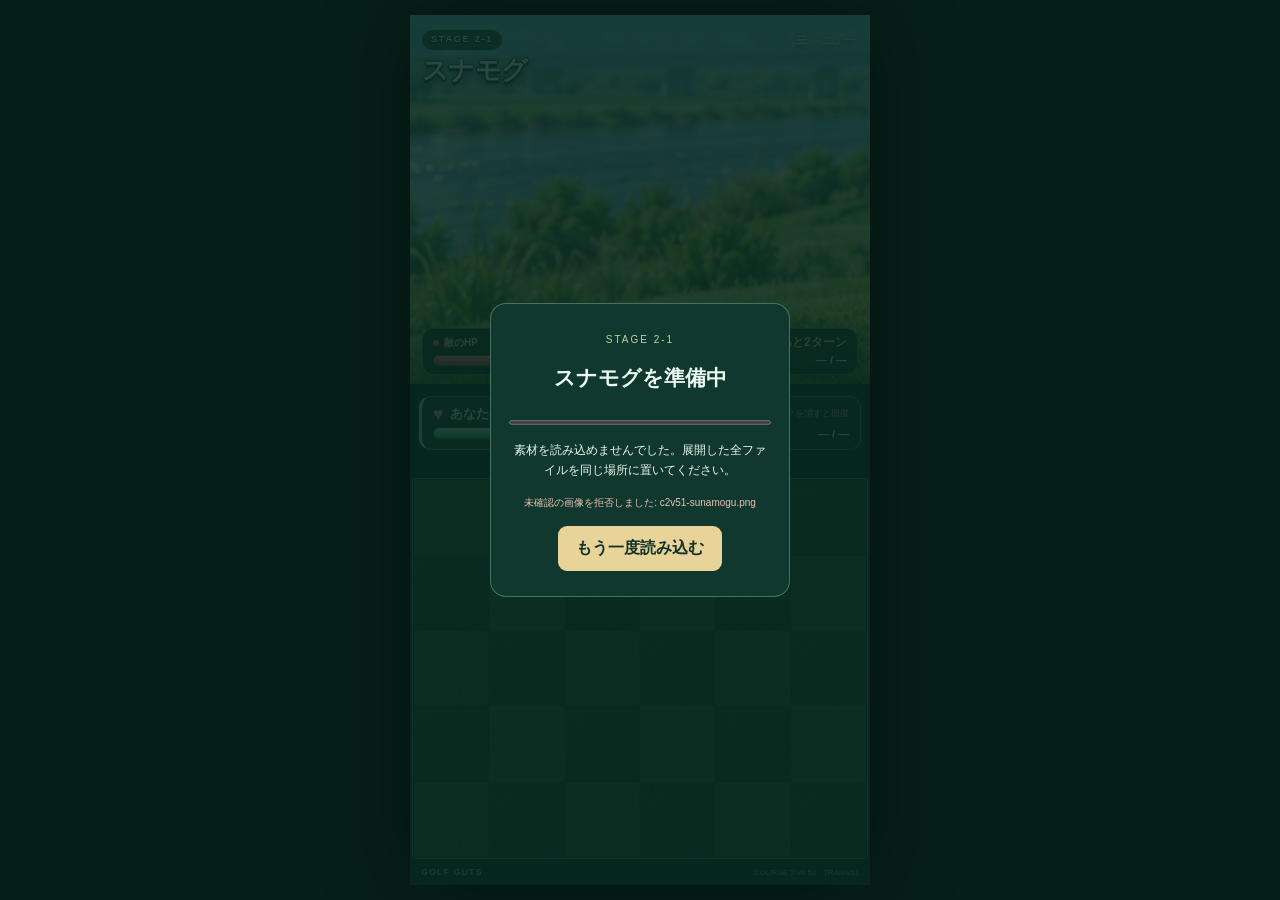
<file: index.html>
<!DOCTYPE html>

<html lang="ja">
<head>
<meta charset="utf-8"/>
<meta content="width=device-width, initial-scale=1, viewport-fit=cover" name="viewport"/>
<meta content="#071f19" name="theme-color"/>
<meta content="yes" name="apple-mobile-web-app-capable"/>
<meta content="black-translucent" name="apple-mobile-web-app-status-bar-style"/>
<title>パズゴル｜素材修正 v0.39</title>
<link href="v39-style.css" rel="stylesheet"/><link href="data:," rel="icon"/></head>
<body>
<svg aria-hidden="true" class="sprite-defs" xmlns="http://www.w3.org/2000/svg"><defs><linearGradient id="dimpleShade" x1="0" x2="0.2" y1="0" y2="1"><stop stop-color="#092a2b" stop-opacity=".26"></stop><stop offset=".48" stop-color="#fff" stop-opacity="0"></stop><stop offset="1" stop-color="#fff" stop-opacity=".36"></stop></linearGradient><g id="dimples"><ellipse cx="36.20" cy="13.00" fill="url(#dimpleShade)" rx="3.31" ry="3.0"></ellipse><ellipse cx="45.60" cy="13.00" fill="url(#dimpleShade)" rx="3.58" ry="3.0"></ellipse><ellipse cx="55.00" cy="13.00" fill="url(#dimpleShade)" rx="3.56" ry="3.0"></ellipse><ellipse cx="64.40" cy="13.00" fill="url(#dimpleShade)" rx="3.29" ry="3.0"></ellipse><ellipse cx="22.10" cy="22.20" fill="url(#dimpleShade)" rx="2.91" ry="3.0"></ellipse><ellipse cx="31.50" cy="22.20" fill="url(#dimpleShade)" rx="3.18" ry="3.0"></ellipse><ellipse cx="40.90" cy="22.20" fill="url(#dimpleShade)" rx="3.44" ry="3.0"></ellipse><ellipse cx="50.30" cy="22.20" fill="url(#dimpleShade)" rx="3.69" ry="3.0"></ellipse><ellipse cx="59.70" cy="22.20" fill="url(#dimpleShade)" rx="3.43" ry="3.0"></ellipse><ellipse cx="69.10" cy="22.20" fill="url(#dimpleShade)" rx="3.16" ry="3.0"></ellipse><ellipse cx="78.50" cy="22.20" fill="url(#dimpleShade)" rx="2.90" ry="3.0"></ellipse><ellipse cx="17.40" cy="31.40" fill="url(#dimpleShade)" rx="2.78" ry="3.0"></ellipse><ellipse cx="26.80" cy="31.40" fill="url(#dimpleShade)" rx="3.05" ry="3.0"></ellipse><ellipse cx="36.20" cy="31.40" fill="url(#dimpleShade)" rx="3.31" ry="3.0"></ellipse><ellipse cx="45.60" cy="31.40" fill="url(#dimpleShade)" rx="3.58" ry="3.0"></ellipse><ellipse cx="55.00" cy="31.40" fill="url(#dimpleShade)" rx="3.56" ry="3.0"></ellipse><ellipse cx="64.40" cy="31.40" fill="url(#dimpleShade)" rx="3.29" ry="3.0"></ellipse><ellipse cx="73.80" cy="31.40" fill="url(#dimpleShade)" rx="3.03" ry="3.0"></ellipse><ellipse cx="83.20" cy="31.40" fill="url(#dimpleShade)" rx="2.77" ry="3.0"></ellipse><ellipse cx="12.70" cy="40.60" fill="url(#dimpleShade)" rx="2.65" ry="3.0"></ellipse><ellipse cx="22.10" cy="40.60" fill="url(#dimpleShade)" rx="2.91" ry="3.0"></ellipse><ellipse cx="31.50" cy="40.60" fill="url(#dimpleShade)" rx="3.18" ry="3.0"></ellipse><ellipse cx="40.90" cy="40.60" fill="url(#dimpleShade)" rx="3.44" ry="3.0"></ellipse><ellipse cx="50.30" cy="40.60" fill="url(#dimpleShade)" rx="3.69" ry="3.0"></ellipse><ellipse cx="59.70" cy="40.60" fill="url(#dimpleShade)" rx="3.43" ry="3.0"></ellipse><ellipse cx="69.10" cy="40.60" fill="url(#dimpleShade)" rx="3.16" ry="3.0"></ellipse><ellipse cx="78.50" cy="40.60" fill="url(#dimpleShade)" rx="2.90" ry="3.0"></ellipse><ellipse cx="87.90" cy="40.60" fill="url(#dimpleShade)" rx="2.63" ry="3.0"></ellipse><ellipse cx="17.40" cy="49.80" fill="url(#dimpleShade)" rx="2.78" ry="3.0"></ellipse><ellipse cx="26.80" cy="49.80" fill="url(#dimpleShade)" rx="3.05" ry="3.0"></ellipse><ellipse cx="36.20" cy="49.80" fill="url(#dimpleShade)" rx="3.31" ry="3.0"></ellipse><ellipse cx="45.60" cy="49.80" fill="url(#dimpleShade)" rx="3.58" ry="3.0"></ellipse><ellipse cx="55.00" cy="49.80" fill="url(#dimpleShade)" rx="3.56" ry="3.0"></ellipse><ellipse cx="64.40" cy="49.80" fill="url(#dimpleShade)" rx="3.29" ry="3.0"></ellipse><ellipse cx="73.80" cy="49.80" fill="url(#dimpleShade)" rx="3.03" ry="3.0"></ellipse><ellipse cx="83.20" cy="49.80" fill="url(#dimpleShade)" rx="2.77" ry="3.0"></ellipse><ellipse cx="12.70" cy="59.00" fill="url(#dimpleShade)" rx="2.65" ry="3.0"></ellipse><ellipse cx="22.10" cy="59.00" fill="url(#dimpleShade)" rx="2.91" ry="3.0"></ellipse><ellipse cx="31.50" cy="59.00" fill="url(#dimpleShade)" rx="3.18" ry="3.0"></ellipse><ellipse cx="40.90" cy="59.00" fill="url(#dimpleShade)" rx="3.44" ry="3.0"></ellipse><ellipse cx="50.30" cy="59.00" fill="url(#dimpleShade)" rx="3.69" ry="3.0"></ellipse><ellipse cx="59.70" cy="59.00" fill="url(#dimpleShade)" rx="3.43" ry="3.0"></ellipse><ellipse cx="69.10" cy="59.00" fill="url(#dimpleShade)" rx="3.16" ry="3.0"></ellipse><ellipse cx="78.50" cy="59.00" fill="url(#dimpleShade)" rx="2.90" ry="3.0"></ellipse><ellipse cx="87.90" cy="59.00" fill="url(#dimpleShade)" rx="2.63" ry="3.0"></ellipse><ellipse cx="17.40" cy="68.20" fill="url(#dimpleShade)" rx="2.78" ry="3.0"></ellipse><ellipse cx="26.80" cy="68.20" fill="url(#dimpleShade)" rx="3.05" ry="3.0"></ellipse><ellipse cx="36.20" cy="68.20" fill="url(#dimpleShade)" rx="3.31" ry="3.0"></ellipse><ellipse cx="45.60" cy="68.20" fill="url(#dimpleShade)" rx="3.58" ry="3.0"></ellipse><ellipse cx="55.00" cy="68.20" fill="url(#dimpleShade)" rx="3.56" ry="3.0"></ellipse><ellipse cx="64.40" cy="68.20" fill="url(#dimpleShade)" rx="3.29" ry="3.0"></ellipse><ellipse cx="73.80" cy="68.20" fill="url(#dimpleShade)" rx="3.03" ry="3.0"></ellipse><ellipse cx="83.20" cy="68.20" fill="url(#dimpleShade)" rx="2.77" ry="3.0"></ellipse><ellipse cx="22.10" cy="77.40" fill="url(#dimpleShade)" rx="2.91" ry="3.0"></ellipse><ellipse cx="31.50" cy="77.40" fill="url(#dimpleShade)" rx="3.18" ry="3.0"></ellipse><ellipse cx="40.90" cy="77.40" fill="url(#dimpleShade)" rx="3.44" ry="3.0"></ellipse><ellipse cx="50.30" cy="77.40" fill="url(#dimpleShade)" rx="3.69" ry="3.0"></ellipse><ellipse cx="59.70" cy="77.40" fill="url(#dimpleShade)" rx="3.43" ry="3.0"></ellipse><ellipse cx="69.10" cy="77.40" fill="url(#dimpleShade)" rx="3.16" ry="3.0"></ellipse><ellipse cx="78.50" cy="77.40" fill="url(#dimpleShade)" rx="2.90" ry="3.0"></ellipse><ellipse cx="36.20" cy="86.60" fill="url(#dimpleShade)" rx="3.31" ry="3.0"></ellipse><ellipse cx="45.60" cy="86.60" fill="url(#dimpleShade)" rx="3.58" ry="3.0"></ellipse><ellipse cx="55.00" cy="86.60" fill="url(#dimpleShade)" rx="3.56" ry="3.0"></ellipse><ellipse cx="64.40" cy="86.60" fill="url(#dimpleShade)" rx="3.29" ry="3.0"></ellipse></g><radialGradient cx=".28" cy=".22" id="shade-red" r=".86"><stop stop-color="#ffb1a0"></stop><stop offset=".47" stop-color="#e75956"></stop><stop offset="1" stop-color="#ab2639"></stop></radialGradient><symbol id="orb-red" viewBox="0 0 100 100"><circle cx="50" cy="50" fill="url(#shade-red)" r="47" stroke="#ffb1a0" stroke-opacity=".78" stroke-width="1.5"></circle><use href="#dimples"></use><g fill="#8d1729" style="color:#8d1729" transform="translate(24 25) scale(1.04)"><path d="M27 4C31 17 17 20 19 32C13 29 13 24 14 21C1 32 9 48 25 48C44 48 50 32 37 21C39 31 31 33 30 28C34 16 28 14 27 4Z"></path></g><ellipse cx="30" cy="22" fill="#fff" opacity=".75" rx="11" ry="6" transform="rotate(-37 30 22)"></ellipse><path d="M18 76Q49 109 82 76" fill="none" stroke="#fff" stroke-opacity=".12" stroke-width="2"></path></symbol><radialGradient cx=".28" cy=".22" id="shade-blue" r=".86"><stop stop-color="#c5f0ff"></stop><stop offset=".47" stop-color="#68b7dc"></stop><stop offset="1" stop-color="#287bae"></stop></radialGradient><symbol id="orb-blue" viewBox="0 0 100 100"><circle cx="50" cy="50" fill="url(#shade-blue)" r="47" stroke="#c5f0ff" stroke-opacity=".78" stroke-width="1.5"></circle><use href="#dimples"></use><g fill="#095482" style="color:#095482" transform="translate(24 25) scale(1.04)"><path d="M25 3C20 14 8 23 8 33A17 17 0 0 0 42 33C42 23 30 13 25 3Z"></path><path d="M15 31Q13 40 23 42" fill="none" stroke="#ffffff" stroke-linecap="round" stroke-opacity=".5" stroke-width="3"></path></g><ellipse cx="30" cy="22" fill="#fff" opacity=".75" rx="11" ry="6" transform="rotate(-37 30 22)"></ellipse><path d="M18 76Q49 109 82 76" fill="none" stroke="#fff" stroke-opacity=".12" stroke-width="2"></path></symbol><radialGradient cx=".28" cy=".22" id="shade-green" r=".86"><stop stop-color="#b6f2c5"></stop><stop offset=".47" stop-color="#63be89"></stop><stop offset="1" stop-color="#287b53"></stop></radialGradient><symbol id="orb-green" viewBox="0 0 100 100"><circle cx="50" cy="50" fill="url(#shade-green)" r="47" stroke="#b6f2c5" stroke-opacity=".78" stroke-width="1.5"></circle><use href="#dimples"></use><g fill="#125e36" style="color:#125e36" transform="translate(24 25) scale(1.04)"><path d="M44 5C23 6 7 10 7 27C7 36 15 44 25 40C42 35 42 20 44 5Z"></path><path d="M10 44Q17 26 36 15" fill="none" stroke="currentColor" stroke-linecap="round" stroke-width="4"></path><path d="M16 33L35 16" fill="none" stroke="#ffffff" stroke-opacity=".45" stroke-width="2.5"></path></g><ellipse cx="30" cy="22" fill="#fff" opacity=".75" rx="11" ry="6" transform="rotate(-37 30 22)"></ellipse><path d="M18 76Q49 109 82 76" fill="none" stroke="#fff" stroke-opacity=".12" stroke-width="2"></path></symbol><radialGradient cx=".28" cy=".22" id="shade-yellow" r=".86"><stop stop-color="#fff6b7"></stop><stop offset=".47" stop-color="#ecd269"></stop><stop offset="1" stop-color="#bb8e27"></stop></radialGradient><symbol id="orb-yellow" viewBox="0 0 100 100"><circle cx="50" cy="50" fill="url(#shade-yellow)" r="47" stroke="#fff6b7" stroke-opacity=".78" stroke-width="1.5"></circle><use href="#dimples"></use><g fill="#986813" style="color:#986813" transform="translate(24 25) scale(1.04)"><path d="M29 2L8 28H23L18 49L44 19H29L35 2Z"></path></g><ellipse cx="30" cy="22" fill="#fff" opacity=".75" rx="11" ry="6" transform="rotate(-37 30 22)"></ellipse><path d="M18 76Q49 109 82 76" fill="none" stroke="#fff" stroke-opacity=".12" stroke-width="2"></path></symbol><radialGradient cx=".28" cy=".22" id="shade-purple" r=".86"><stop stop-color="#e9d4ff"></stop><stop offset=".47" stop-color="#af83d8"></stop><stop offset="1" stop-color="#6e40a1"></stop></radialGradient><symbol id="orb-purple" viewBox="0 0 100 100"><circle cx="50" cy="50" fill="url(#shade-purple)" r="47" stroke="#e9d4ff" stroke-opacity=".78" stroke-width="1.5"></circle><use href="#dimples"></use><g fill="#522075" style="color:#522075" transform="translate(24 25) scale(1.04)"><path d="M25 7C8 5 3 20 8 31C8 19 17 17 23 21C8 25 16 45 30 42C19 40 18 31 23 28C26 44 46 39 46 23C44 35 33 35 30 29C46 23 40 6 29 5C38 10 36 21 30 23C30 17 23 14 18 18C18 11 21 9 25 7Z"></path></g><ellipse cx="30" cy="22" fill="#fff" opacity=".75" rx="11" ry="6" transform="rotate(-37 30 22)"></ellipse><path d="M18 76Q49 109 82 76" fill="none" stroke="#fff" stroke-opacity=".12" stroke-width="2"></path></symbol><radialGradient cx=".28" cy=".22" id="shade-pink" r=".86"><stop stop-color="#ffe5f1"></stop><stop offset=".47" stop-color="#ee99bf"></stop><stop offset="1" stop-color="#bf5088"></stop></radialGradient><symbol id="orb-pink" viewBox="0 0 100 100"><circle cx="50" cy="50" fill="url(#shade-pink)" r="47" stroke="#ffe5f1" stroke-opacity=".78" stroke-width="1.5"></circle><use href="#dimples"></use><g fill="#b62c6b" style="color:#b62c6b" transform="translate(24 25) scale(1.04)"><path d="M25 45L7 28C-4 16 10-1 25 12C40-1 54 16 43 28Z"></path></g><ellipse cx="30" cy="22" fill="#fff" opacity=".75" rx="11" ry="6" transform="rotate(-37 30 22)"></ellipse><path d="M18 76Q49 109 82 76" fill="none" stroke="#fff" stroke-opacity=".12" stroke-width="2"></path></symbol><radialGradient cx=".28" cy=".22" id="shade-golf" r=".85"><stop stop-color="#fff"></stop><stop offset=".6" stop-color="#eaf1f6"></stop><stop offset="1" stop-color="#8397af"></stop></radialGradient><symbol id="orb-golf" viewBox="0 0 100 100"><circle cx="50" cy="50" fill="url(#shade-golf)" r="46" stroke="#edf8ff" stroke-width="2"></circle><use href="#dimples"></use><ellipse cx="29" cy="20" fill="#fff" rx="11" ry="6"></ellipse><path d="M72 80q7-5 10-12" fill="none" stroke="#94a9c4" stroke-width="3"></path></symbol></defs></svg>
<div id="viewport">
<main aria-label="パズゴル STAGE 2-1" data-phase="loading" id="app">
<section aria-label="敵エリア" class="hero" id="hero">
<header class="topbar clean-topbar"><button aria-label="遊び方を開く" class="menu" id="menuButton">☰ メニュー</button></header>
<div class="stage-title"><small id="stageLabel">STAGE 2-1</small><b id="enemyName">スナモグ</b></div>
<div class="dragon-anchor" id="dragonAnchor"><div class="dragon" data-pose="normal" id="dragon"><div class="dragon-shadow"></div><div class="dragon-visual" id="dragonVisual"><img alt="スナモグ" class="dragon-img" decoding="sync" draggable="false" fetchpriority="high" height="320" id="dragonImage" src="[data-uri]" width="384"/></div><span aria-hidden="true" id="poseNote"></span><div aria-hidden="true" class="dizzy-stars">★ ✦ ★</div></div></div>
<div class="enemyhud" id="enemyHud">
<div class="hud-row"><strong class="enemy-tag">敵のHP</strong><span class="attack-count" id="attackCount">攻撃まで <b id="turnCount">あと2ターン</b></span></div>
<div class="meter-row"><div aria-label="我孫子サンドドラゴンのHP" aria-valuemax="5000" aria-valuemin="0" aria-valuenow="5000" class="bar" id="enemyBar" role="progressbar"><i class="damage-trail" id="enemyTrail"></i><i class="enemy-fill" id="enemyFill"></i></div><span class="hp-number" id="enemyNumber">— / —</span></div>
</div>
</section>
<section aria-label="あなたのHP" class="playerhud" id="playerHud">
<div class="hud-row"><strong class="player-title"><span aria-hidden="true" class="heart">♥</span>あなたのHP</strong><span class="heal-note">ピンクを消すと回復</span></div>
<div class="meter-row"><div aria-label="あなたのHP" aria-valuemax="3200" aria-valuemin="0" aria-valuenow="3200" class="bar" id="playerBar" role="progressbar"><i class="player-fill" id="playerFill"></i></div><span class="hp-number" id="playerNumber">— / —</span></div>
</section>
<div aria-live="polite" id="status">ボールを押したまま動かそう</div>
<div class="board-shell" id="boardShell"><div aria-label="6列5行のパズル。指でボールを持って動かし、同じ色を縦横3個以上に揃えます。キーボードでは矢印キーで選択、スペースで持ち、もう一度スペースで離します。" id="board" role="application" tabindex="0"><div aria-hidden="true" class="cells" id="cells"></div><div aria-hidden="true" id="slot"></div><div aria-hidden="true" class="pieces" id="pieces"></div></div></div>
<footer class="foot"><strong>GOLF GUTS</strong><span class="build" title="CHAIN41：元画像の欠け・隣コマの混入を除去">COURSE 2 v0.51 · TRANS51</span></footer>
<div aria-hidden="true" id="effects"></div><div id="bossIntro" class="boss-intro" hidden aria-hidden="true"><div class="boss-intro-inner"><div class="boss-intro-word">BOSS</div><div class="boss-intro-name">我孫子サンドドラゴン</div></div></div><div aria-hidden="true" id="battle-word"></div>
<div class="dialog-layer" hidden="" id="helpLayer"><section aria-labelledby="helpTitle" aria-modal="true" class="sheet" role="dialog"><h2 id="helpTitle">メニュー</h2><section aria-label="BGM設定" class="music-panel"><div class="music-heading"><strong>芝上のコンボ</strong><small>BATTLE BGM</small></div><p class="music-caption">BGMは初期ON。音量はここで調整できます。</p><label class="music-volume" for="bgmVolume"><span>音量</span><input aria-label="BGMの音量" id="bgmVolume" max="100" min="0" step="1" type="range" value="14"/><output for="bgmVolume" id="bgmVolumeValue">14%</output></label><small aria-live="polite" id="bgmMessage" role="status"></small><label class="music-volume"><span>効果音</span><input aria-label="効果音の音量" id="effectsVolume" max="100" min="0" step="1" type="range" value="100"/><output id="effectsVolumeValue">100%</output></label><button hidden="" id="audioRetry" type="button">音を再読み込み</button></section><p>ボールを1つ押したまま、なぞって入れ替えます。マスをまたぐたびに爽快なオリジナル操作音が鳴ります。指を離すと、同じ色が縦・横に3個以上並んだ場所が消えます。</p><p>ピンクは回復、ほかの5色は攻撃。コンボが増えるほどダメージと演出が大きくなります。</p><p>盤面の外へ指がはみ出しても、ページ内なら操作を維持します。戻ってそのまま続けられます。</p><small>スナモグ戦：HP 1,200、2ターンに1回260ダメージ。操作時間制限なし。揃わなかった手はターンを消費しません。端末操作で入力が中断された手は元に戻します。</small><button id="viewReactions">リアクションを見る</button><button class="secondary" id="helpClose">ゲームに戻る</button><button class="secondary" id="resetButton">最初からやり直す</button><small class="build-info">COURSE 2 v0.51 · TRANS51｜3戦＋BOSS。切れた旧画像は読み込みません。</small></section></div>
<div class="dialog-layer" hidden="" id="resultLayer"><section aria-labelledby="resultTitle" aria-modal="true" class="sheet" role="dialog"><h1 id="resultTitle">CLEAR!</h1><p id="resultMessage"></p><div class="stats"><span id="resultTurns"></span><span id="resultCombo"></span></div><div class="result-actions"><button id="retryButton">もう一度あそぶ</button></div></section></div>
<div class="reaction-layer" hidden="" id="reactionLayer"><section aria-label="リアクションの確認" aria-modal="true" class="reaction-sheet" role="dialog"><div class="reaction-header"><span>リアクションを見る</span><button id="reactionClose">ゲームへ戻る</button></div><div id="poseCaption"></div><p id="poseDetail"></p><div class="reaction-section-title">待機</div><div class="reaction-buttons"><button data-preview-pose="normal" type="button">通常待機</button><button data-preview-pose="happy" type="button">ご機嫌</button><button data-preview-pose="curious" type="button">キョロキョロ</button><button data-preview-pose="sleepy" type="button">うとうと</button><button data-preview-pose="alert" type="button">気づく・警戒</button></div><div class="reaction-section-title">被弾</div><div class="reaction-buttons"><button data-preview-pose="hurt1" type="button">ダメージ・弱</button><button data-preview-pose="hurt2" type="button">ダメージ・中</button><button data-preview-pose="hurt3" type="button">ダメージ・強</button></div><div class="reaction-section-title">攻撃・撃破</div><div class="reaction-buttons"><button data-preview-pose="attack" type="button">通常攻撃</button><button data-preview-pose="strong" type="button">強攻撃</button><button data-preview-pose="special" type="button">必殺技</button><button data-preview-pose="defeated" type="button">撃破・ばたん</button></div><div class="reaction-section-title">動きのバリエーション</div><div class="reaction-buttons"><button data-preview-pose="smile" type="button">にっこり</button><button data-preview-pose="angry" type="button">怒り</button><button data-preview-pose="cry" type="button">泣き</button><button data-preview-pose="surprised" type="button">驚き</button><button data-preview-pose="worried" type="button">焦り</button><button data-preview-pose="stare" type="button">じーっ</button><button data-preview-pose="wink" type="button">ウィンク</button><button data-preview-pose="grumpy" type="button">むすっ</button></div></section></div>
<div class="load-layer" id="loadLayer"><section class="load-card" role="status"><span class="load-eyebrow">STAGE 2-1</span><h2>スナモグを準備中</h2><progress id="loadProgress" max="1" value="0"></progress><p id="loadText">必要な素材だけ読み込んでいます</p><small id="loadDetail"></small><button hidden="" id="loadRetry">もう一度読み込む</button></section></div></main>
</div>
<script>function pazugoruScriptError(name){var text=document.getElementById('loadText'),detail=document.getElementById('loadDetail'),retry=document.getElementById('loadRetry');if(text)text.textContent='必要なファイルが読み込めませんでした。ZIP内の全ファイルを同じ場所にアップロードしてください。';if(detail)detail.textContent=name;if(retry){retry.hidden=false;retry.onclick=function(){location.reload();};}}</script><script defer="" onerror="pazugoruScriptError('v39-audio.js')" src="v39-audio.js"></script><script defer="" onerror="pazugoruScriptError('v39-assets.js')" src="v39-assets.js"></script><script defer="" onerror="pazugoruScriptError('v39-game.js')" src="v39-game.js"></script></body>
</html>
</file>
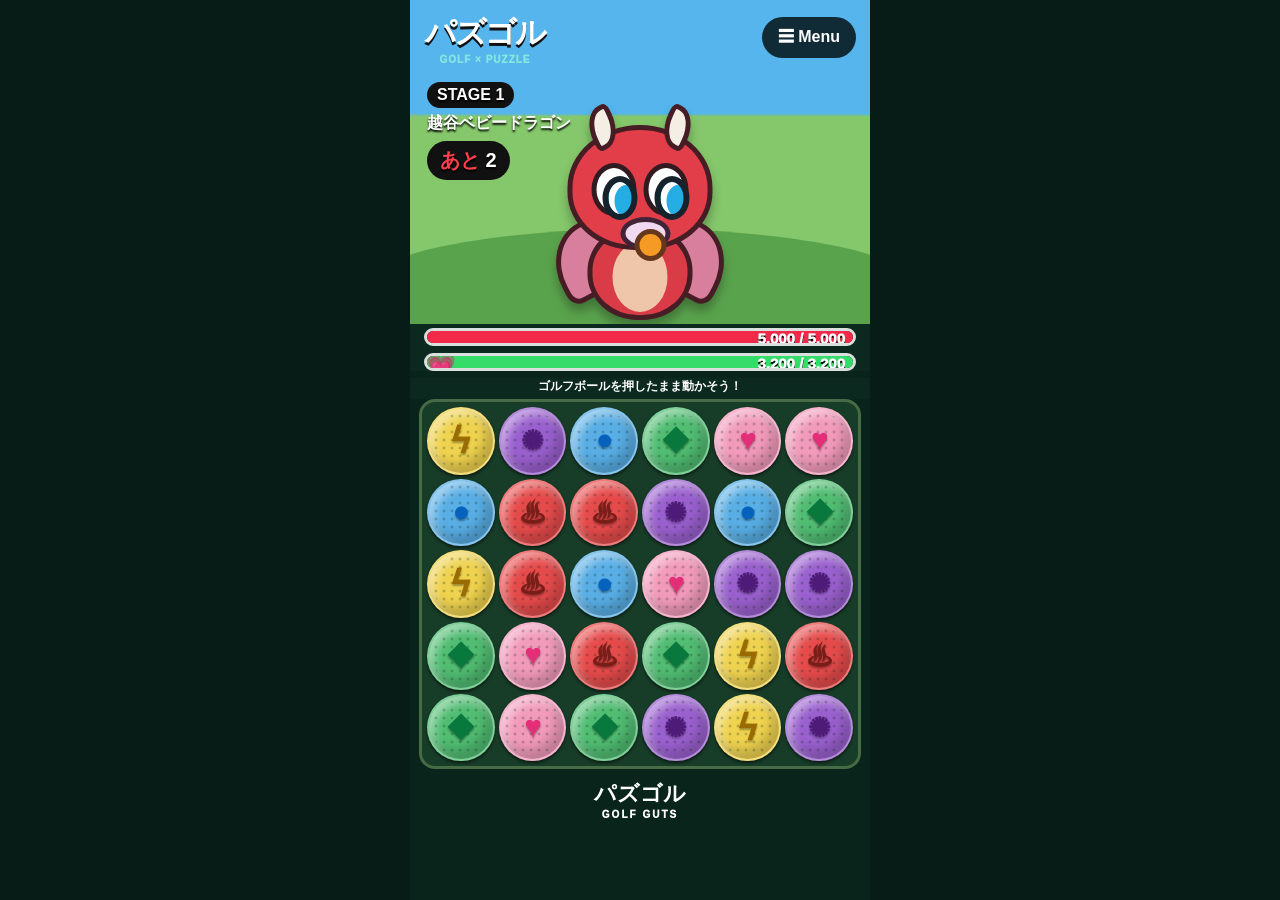
<file: pazugoru_stage1_v3.html>
<!doctype html>
<html lang="ja"><head><meta charset="utf-8">
<meta name="viewport" content="width=device-width,initial-scale=1,maximum-scale=1,user-scalable=no">
<title>パズゴル STAGE 1</title>
<style>
*{box-sizing:border-box;-webkit-tap-highlight-color:transparent}body{margin:0;background:#071c16;color:#fff;font-family:-apple-system,BlinkMacSystemFont,"Hiragino Sans","Yu Gothic",sans-serif;display:flex;justify-content:center;overflow-x:hidden}
#app{width:min(100vw,460px);min-height:100vh;background:linear-gradient(#4da9e5 0 12%,#72b45e 34%,#08241b 34%);position:relative;overflow:hidden}
.hero{height:36vh;min-height:270px;max-height:340px;position:relative;background:linear-gradient(#55b5ec 0 35%,#85c76b 36% 100%);overflow:hidden}
.hero:before{content:"";position:absolute;left:-10%;right:-10%;bottom:-20px;height:115px;background:#5aa34d;border-radius:50% 50% 0 0}
.logo{position:absolute;left:15px;top:12px;font-size:31px;font-weight:1000;letter-spacing:-2px;text-shadow:0 3px #111;z-index:5}.sub{display:block;font-size:10px;letter-spacing:1px;color:#86e7df;text-align:center;text-shadow:none}
.stage{position:absolute;left:17px;top:82px;z-index:5;font-weight:900;text-shadow:0 2px 2px #000}.stage b{display:inline-block;background:#111;border-radius:20px;padding:4px 10px;margin-bottom:5px}.turn{display:block;margin-top:7px;background:#111;border-radius:20px;padding:6px 13px;width:max-content;font-size:20px}.turn em{color:#ff3f4c;font-style:normal}.menu{position:absolute;right:14px;top:17px;background:#102b36;border-radius:25px;padding:10px 16px;font-weight:900;z-index:5}
.dragon{position:absolute;left:50%;bottom:9px;transform:translateX(-50%);width:185px;height:195px;z-index:3;filter:drop-shadow(0 8px 5px #0004)}
.head{position:absolute;width:145px;height:125px;left:20px;top:5px;background:#e13e49;border:5px solid #471d25;border-radius:50% 50% 46% 46%}
.horn{position:absolute;width:28px;height:43px;background:#f5eee5;border:5px solid #471d25;border-radius:70% 20%;top:-24px}.h1{left:16px;transform:rotate(-25deg)}.h2{right:16px;transform:scaleX(-1) rotate(-25deg)}
.eye{position:absolute;width:45px;height:53px;background:#fff;border:5px solid #321b20;border-radius:50%;top:33px}.e1{left:19px}.e2{right:19px}.eye:after{content:"";position:absolute;width:23px;height:32px;border-radius:50%;background:#25aee4;border:6px solid #17232c;left:6px;top:8px;box-shadow:inset 6px 3px #fff}
.pac{position:absolute;left:48px;top:87px;width:50px;height:33px;border-radius:50%;background:#f0d9f1;border:5px solid #422438}.pac:after{content:"";position:absolute;width:22px;height:22px;background:#f69a26;border:5px solid #65371c;border-radius:50%;left:9px;top:7px}
.body{position:absolute;width:105px;height:95px;background:#d93c47;border:5px solid #471d25;border-radius:48%;left:40px;top:105px}.belly{position:absolute;width:55px;height:70px;background:#efc6aa;border-radius:50%;left:20px;top:12px}
.wing{position:absolute;width:62px;height:73px;background:#d77f9c;border:5px solid #471d25;border-radius:70% 20% 60%;top:105px}.w1{left:5px;transform:rotate(-28deg)}.w2{right:5px;transform:scaleX(-1) rotate(-28deg)}
.hpwrap{padding:4px 14px 0;background:#0b291e}.bar{height:18px;background:#111;border:3px solid #d9e0dd;border-radius:15px;overflow:hidden;position:relative;margin-bottom:7px}.fill{height:100%;width:100%;transition:.35s}.enemy{background:#f22949}.player{background:#35dc69}.num{position:absolute;right:8px;top:-1px;font-weight:1000;font-size:15px;text-shadow:0 2px #000}.heart{position:absolute;left:-1px;top:-4px;font-size:24px;z-index:3}
#status{text-align:center;font-size:12px;font-weight:900;min-height:21px;background:#0b291e}
.board{margin:0 9px 10px;padding:5px;background:#173c28;border:3px solid #466b45;border-radius:16px;display:grid;grid-template-columns:repeat(6,1fr);gap:4px;touch-action:none}
.ball{aspect-ratio:1;border-radius:50%;position:relative;border:2px solid #ffffff45;box-shadow:inset -7px -9px 11px #0003,inset 5px 6px 10px #fff7,0 2px 3px #0008;transition:.08s transform,.12s opacity}
.ball:before{content:"";position:absolute;inset:4%;border-radius:50%;opacity:.24;background-image:radial-gradient(circle,#102018 0 1px,transparent 1.8px);background-size:8px 8px}
.ball:after{position:absolute;inset:0;display:grid;place-items:center;font-size:27px;font-weight:1000;text-shadow:0 2px 2px #0005}
.red{background:#e64b4b}.red:after{content:"♨";color:#791d18}.blue{background:#58aee5}.blue:after{content:"●";color:#0762bd}.green{background:#50bd72}.green:after{content:"◆";color:#08783c;clip-path:polygon(50% 0,100% 50%,50% 100%,0 50%)}.yellow{background:#efd24e}.yellow:after{content:"ϟ";color:#9a6b00;font-size:35px}.purple{background:#9a60cf}.purple:after{content:"✺";color:#4e1b79}.pink{background:#f29aba}.pink:after{content:"♥";color:#e52e78}
.sel{transform:scale(1.18);outline:3px solid #fff;z-index:6;filter:brightness(1.12);box-shadow:0 0 0 4px #ffffff55,0 8px 16px #0007}
.fx{position:absolute;left:50%;top:41%;transform:translate(-50%,-50%);z-index:20;font-size:38px;font-weight:1000;color:white;text-shadow:0 4px #251b18,0 0 14px #fff;opacity:0;white-space:nowrap;pointer-events:none}.show{animation:pop .75s}@keyframes pop{15%{opacity:1;transform:translate(-50%,-50%) scale(1.35)}70%{opacity:1;transform:translate(-50%,-50%) scale(1)}100%{opacity:0}}.shake{animation:shake .35s}@keyframes shake{25%{transform:translateX(-55%) rotate(-5deg)}50%{transform:translateX(-45%) rotate(5deg)}75%{transform:translateX(-53%)}}
.shot{position:absolute;width:20px;height:20px;border-radius:50%;background:#fff;z-index:15;box-shadow:inset -3px -3px 4px #999;pointer-events:none;transition:.32s ease-in}
.over{display:none;position:absolute;inset:0;background:#061712e9;z-index:50;align-items:center;justify-content:center;text-align:center}.over.on{display:flex}.over h1{font-size:46px;margin:0 0 10px}.over button{border:0;border-radius:30px;padding:14px 28px;font-size:17px;font-weight:900;background:#f2d55e}.foot{text-align:center;padding:0 0 14px;font-weight:1000;font-size:22px}.foot small{display:block;font-size:10px;letter-spacing:2px}
</style></head>
<body><main id="app">
<section class="hero" id="hero"><div class="logo">パズゴル<span class="sub">GOLF × PUZZLE</span></div><div class="stage"><b>STAGE 1</b><br>越谷ベビードラゴン<span class="turn"><em>あと</em> <span id="turn">2</span></span></div><div class="menu">☰ Menu</div>
<div class="dragon" id="dragon"><div class="wing w1"></div><div class="wing w2"></div><div class="body"><div class="belly"></div></div><div class="head"><div class="horn h1"></div><div class="horn h2"></div><div class="eye e1"></div><div class="eye e2"></div><div class="pac"></div></div></div></section>
<section class="hpwrap"><div class="bar"><div class="fill enemy" id="eh"></div><span class="num" id="en">5,000 / 5,000</span></div><div class="bar"><span class="heart">💗</span><div class="fill player" id="ph"></div><span class="num" id="pn">3,200 / 3,200</span></div></section>
<div id="status">ゴルフボールを押したまま動かそう！</div><div class="board" id="board"></div><div class="foot">パズゴル<small>GOLF GUTS</small></div><div class="fx" id="fx"></div>
<div class="over" id="over"><div><h1 id="result"></h1><p id="message"></p><button onclick="location.reload()">もう一度</button></div></div>
</main>
<script>
const COLORS=['red','blue','green','yellow','purple','pink'], board=document.getElementById('board');
let grid=[],drag=false,current=-1,busy=false,enemyHP=5000,playerHP=3200,turn=0;
const wait=n=>new Promise(r=>setTimeout(r,n)), rnd=()=>COLORS[Math.floor(Math.random()*6)];
function matches(){let s=new Set;for(let r=0;r<5;r++){let q=0;for(let c=1;c<=6;c++){if(c<6&&grid[r*6+c]===grid[r*6+q])continue;if(c-q>=3)for(let k=q;k<c;k++)s.add(r*6+k);q=c}}for(let c=0;c<6;c++){let q=0;for(let r=1;r<=5;r++){if(r<5&&grid[r*6+c]===grid[q*6+c])continue;if(r-q>=3)for(let k=q;k<r;k++)s.add(k*6+c);q=r}}return s}
function init(){do{grid=Array.from({length:30},rnd)}while(matches().size);draw()} function draw(){board.innerHTML='';grid.forEach((c,i)=>{let d=document.createElement('div');d.className='ball '+c;d.dataset.i=i;board.appendChild(d)})} init();
function at(x,y){for(let i=0;i<board.children.length;i++){let r=board.children[i].getBoundingClientRect();if(x>=r.left&&x<=r.right&&y>=r.top&&y<=r.bottom)return i}return-1}
board.onpointerdown=e=>{if(busy)return;let i=at(e.clientX,e.clientY);if(i<0)return;drag=true;current=i;board.setPointerCapture(e.pointerId);board.children[i].classList.add('sel')}
board.onpointermove=e=>{if(!drag)return;let n=at(e.clientX,e.clientY);if(n<0||n===current)return;let r=Math.floor(current/6),c=current%6,R=Math.floor(n/6),C=n%6;if(Math.abs(r-R)+Math.abs(c-C)!==1)return;[grid[current],grid[n]]=[grid[n],grid[current]];let a=board.children[current],b=board.children[n];a.className='ball '+grid[current];b.className='ball '+grid[n]+' sel';current=n;if(navigator.vibrate)navigator.vibrate(8)}
board.onpointerup=()=>{if(drag){drag=false;resolve()}}
function groups(m){let seen=new Set,gs=[];for(let x of m){if(seen.has(x))continue;let st=[x],g=[];seen.add(x);while(st.length){let z=st.pop();g.push(z);let r=Math.floor(z/6),c=z%6;for(let [dr,dc] of [[1,0],[-1,0],[0,1],[0,-1]]){let R=r+dr,C=c+dc,n=R*6+C;if(R>=0&&R<5&&C>=0&&C<6&&m.has(n)&&!seen.has(n)&&grid[n]===grid[z]){seen.add(n);st.push(n)}}}gs.push(g)}return gs}
function hitWord(n){return n<=2?'ペチッ！':n<=4?'バシッ！':n<=6?'ドン！！':n<=9?'ドドドドッ！！！':'ULTRA SHOT!!!'}
function flash(text){fx.textContent=text;fx.classList.remove('show');void fx.offsetWidth;fx.classList.add('show')}
async function shots(n){let hero=document.getElementById('hero'),hr=hero.getBoundingClientRect(),br=board.getBoundingClientRect();for(let i=0;i<Math.min(14,n);i++){let p=document.createElement('div');p.className='shot';p.style.left=(br.width/2+(Math.random()-.5)*150)+'px';p.style.top=(br.top-hr.top-5)+'px';hero.appendChild(p);requestAnimationFrame(()=>{p.style.transform=`translate(${(Math.random()-.5)*90}px,${-120-Math.random()*80}px) scale(.5)`;p.style.opacity='.1'});setTimeout(()=>p.remove(),360);await wait(25)}}
async function resolve(){busy=true;let combo=0,attack=0,heal=0;while(1){let m=matches();if(!m.size)break;let gs=groups(m);combo+=gs.length;for(let g of gs){grid[g[0]]==='pink'?heal+=g.length:attack+=g.length}for(let i of m)grid[i]=null;draw();await wait(115);for(let c=0;c<6;c++){let vals=[];for(let r=4;r>=0;r--)if(grid[r*6+c])vals.push(grid[r*6+c]);for(let r=4,k=0;r>=0;r--,k++)grid[r*6+c]=vals[k]||rnd()}draw();await wait(165)}
if(!combo){status.textContent='揃わなかった！もう一度！';busy=false;return}
flash(combo+' COMBO!');let mult=1+(combo-1)*.38,dmg=Math.round(attack*42*mult),rec=Math.round(heal*38*(1+(combo-1)*.2));playerHP=Math.min(3200,playerHP+rec);await wait(260);await shots(Math.max(attack,combo*2));flash(hitWord(combo));dragon.classList.add('shake');await wait(350);dragon.classList.remove('shake');enemyHP=Math.max(0,enemyHP-dmg);update();status.textContent=`${combo} COMBO！ ${dmg}ダメージ${rec?' ＋ '+rec+'回復':''}`;if(!enemyHP){end(true);return}
turn++;if(turn%2===0){await wait(500);flash('バブー！');await wait(450);playerHP=Math.max(0,playerHP-520);update();status.textContent='越谷ベビードラゴンの反撃！ 520ダメージ';if(!playerHP){end(false);return}}busy=false}
function update(){eh.style.width=enemyHP/50+'%';ph.style.width=playerHP/32+'%';en.textContent=enemyHP.toLocaleString()+' / 5,000';pn.textContent=playerHP.toLocaleString()+' / 3,200';document.getElementById('turn').textContent=2-turn%2}
function end(win){over.classList.add('on');result.textContent=win?'CLEAR!':'GAME OVER';message.textContent=win?'越谷ベビードラゴンを倒した！':'ベビードラゴンがおしゃぶりをくわえて得意げにしている…'}
</script></body></html>
</file>
<file: v39-style.css>
:root{color-scheme:dark;--ink:#f4faf5;--mint:#81e9bc;--screen-h:100dvh;--screen-w:100vw;--app-w:420px;--dragon-scale:.85}
*{box-sizing:border-box;-webkit-tap-highlight-color:transparent}
html{width:100%;height:100%;overflow:hidden;overscroll-behavior:none;background:#071f19}
body{margin:0;position:fixed;inset:0;overflow:hidden;overscroll-behavior:none;color:var(--ink);font-family:-apple-system,BlinkMacSystemFont,"Hiragino Sans","Yu Gothic",sans-serif;-webkit-text-size-adjust:100%}
button{font:inherit;cursor:pointer;color:inherit;touch-action:manipulation}button:disabled{opacity:.5;cursor:default}button:focus-visible{outline:3px solid #fff;outline-offset:3px}[hidden]{display:none!important}
#viewport{position:fixed;left:0;top:0;width:var(--screen-w);height:var(--screen-h);display:flex;justify-content:center;align-items:center;padding:env(safe-area-inset-top) env(safe-area-inset-right) env(safe-area-inset-bottom) env(safe-area-inset-left);overflow:hidden;touch-action:none;overscroll-behavior:none}
#app{width:var(--app-w);max-width:100%;height:100%;max-height:870px;display:flex;flex-direction:column;position:relative;overflow:hidden;isolation:isolate;background:#09271f;touch-action:none;user-select:none;-webkit-user-select:none;-webkit-touch-callout:none;box-shadow:0 0 80px #0006}
#viewport.modal-open,#app.modal-open{touch-action:pan-y}
.hero{flex:1 1 auto;min-height:146px;position:relative;overflow:hidden;background:linear-gradient(#64b5e1 0%,#a8d7e7 43%,#91bc70 44%,#71aa5a 100%)}
.hero::before{content:"";position:absolute;left:-10%;right:-20%;height:95px;bottom:-28px;border-radius:50% 50% 0 0;background:#508a41;box-shadow:0 -12px 0 #78ae50}
.hero::after{content:"";position:absolute;width:130px;height:29px;border-radius:50%;left:-45px;bottom:100px;background:#73bfd1;box-shadow:0 5px 0 #b9d7a0;opacity:.9}
.topbar{position:absolute;z-index:5;left:15px;right:15px;top:12px;display:flex;align-items:center;justify-content:space-between}
.logo{font-size:29px;line-height:1.08;font-weight:1000;letter-spacing:-1.5px;text-shadow:2px 3px 0 #102b27}.logo small{display:block;font-size:9px;letter-spacing:1.6px;text-align:center;color:#183b3c;text-shadow:none;margin-top:5px;font-weight:900}
.menu{border:1px solid #ffffff44;background:#102c38e8;border-radius:23px;padding:9px 13px;font-size:12px;font-weight:800;box-shadow:0 3px 8px #17312c20}
.stage-title{position:absolute;left:16px;top:76px;z-index:5;font-size:12px;line-height:1.75;font-weight:900;text-shadow:0 1px 3px #153728}
.stage-title small{display:block;font-size:9px;letter-spacing:1.3px;background:#14382dda;padding:1px 8px;width:max-content;border-radius:7px;margin-bottom:4px}
.dragon-anchor{position:absolute;left:61%;bottom:58px;width:260px;height:306.475px;transform:translateX(-50%) scale(var(--dragon-scale));transform-origin:center bottom;z-index:2;pointer-events:none}
.dragon{width:100%;height:100%;position:relative;transform-origin:50% 85%;filter:drop-shadow(0 6px 4px #17301d40)}
.dragon-visual{width:100%;height:100%;position:relative;transform-origin:50% 93%;animation:dragon-breathe 3.8s ease-in-out infinite}
.dragon-img{display:block;width:100%;height:100%;object-fit:contain;user-select:none;-webkit-user-drag:none;pointer-events:none}
.dragon-shadow{position:absolute;left:12%;right:12%;height:9%;bottom:0;border-radius:50%;background:#12392650;filter:blur(4px);z-index:-1}
@keyframes dragon-breathe{0%,100%{transform:translateY(0) scale(1)}50%{transform:translateY(-1.3px) scale(1.012,1.018)}}
.dragon.hurt1 .dragon-visual,.dragon.hurt2 .dragon-visual,.dragon.hurt3 .dragon-visual,.dragon.ko .dragon-visual{animation:none}
.dragon.hurt2 .dragon-visual{transform:scale(1.025,.97)}
.dragon.hurt3 .dragon-visual{transform:scale(1.045,.94)}
.dragon .dizzy-stars{display:none;position:absolute;left:35%;top:17%;width:45%;font-size:20px;color:#fff2ad;text-shadow:0 1px 2px #654200;letter-spacing:8px;transform:rotate(-12deg)}
.dragon.ko .dizzy-stars{display:block;animation:dizzy-glitter .8s linear infinite alternate}
@keyframes dizzy-glitter{from{opacity:.55;transform:rotate(-12deg) scale(.96)}to{opacity:1;transform:rotate(4deg) scale(1.08)}}
@media(prefers-reduced-motion:reduce){.dragon-visual,.dragon .dizzy-stars{animation:none!important}}


.enemyhud{position:absolute;z-index:6;bottom:11px;left:18px;right:18px;padding:7px 10px 8px;border:1px solid #ffffff45;border-radius:12px;background:#123125e8;box-shadow:0 5px 12px #132a2644}
.hud-row{display:flex;align-items:center;justify-content:space-between;gap:8px;margin-bottom:5px;line-height:1.1;font-size:11px}
.hud-row strong{font-weight:900}.enemy-tag{color:#ffd8d7;font-size:10px}.enemy-tag::before{content:"";display:inline-block;width:6px;height:6px;margin-right:5px;border-radius:50%;background:#fb7274}
.attack-count{font-size:10px;color:#f4e6d4;white-space:nowrap}.attack-count b{color:#ffd3a0;font-size:12px}.attack-count.soon b{color:#ff9393}
.meter-row{display:flex;align-items:center;gap:8px}.bar{height:11px;background:#071510;border:1px solid #e1f0e548;border-radius:30px;overflow:hidden;position:relative;flex:1;min-width:0}
.bar i{position:absolute;inset:0;transform-origin:left center;transition:transform .32s ease-out}.bar .damage-trail{background:#ffe8a0;transition-delay:.13s;transition-duration:.6s}.bar .enemy-fill{background:linear-gradient(#ffa5a8,#ee5264 60%,#bb354a)}
.hp-number{font-variant-numeric:tabular-nums;font-size:11px;white-space:nowrap;min-width:94px;text-align:right;font-weight:800}
.playerhud{flex:0 0 auto;margin:15px 12px 0;padding:10px 11px 11px;background:linear-gradient(120deg,#123c30,#0b2e26);border:1px solid #84b79b7d;border-left:3px solid #9be9c5;border-radius:13px;position:relative;z-index:1;box-shadow:0 6px 14px #001b1933}
.player-title{display:flex;align-items:center;gap:6px;font-size:13px;color:#f1fff7}.player-title .heart{font-size:18px;color:#f1a4c6;line-height:16px}.heal-note{color:#d5b1c3;font-size:10px;white-space:nowrap}.playerhud .bar{height:13px}.player-fill{background:linear-gradient(#b8f9d5,#58c598 64%,#26825c)}.playerhud.low{border-color:#e08a89}.playerhud.low .player-fill{background:#e18484}
#status{min-height:30px;height:30px;flex:0 0 30px;display:flex;align-items:center;justify-content:center;padding:0 12px;color:#d1e9dd;font-size:10px;font-weight:700;text-align:center;line-height:1.25}
.board-shell{flex:0 0 auto;margin:0 12px;padding:6px;border:2px solid #668567;border-radius:16px;background:#193e2c;box-shadow:0 8px 22px #02120e5e;position:relative}
#board{position:relative;width:100%;aspect-ratio:6/5;touch-action:none;outline:none;overflow:visible}
#board:focus-visible{outline:2px solid #d6eebb;outline-offset:8px;border-radius:10px}
.cells{position:absolute;inset:0;display:grid;grid-template-columns:repeat(6,1fr);grid-template-rows:repeat(5,1fr);overflow:hidden;border-radius:8px;pointer-events:none}
.cell{background:linear-gradient(145deg,#234c33,#163621);box-shadow:inset -1px -1px #071e215a}.cell.alt{background:linear-gradient(145deg,#193c2a,#0d2b21)}
.pieces{position:absolute;inset:0;pointer-events:none;border-radius:8px;overflow:visible}.resolving .pieces{overflow:hidden}
.tile{position:absolute;left:0;top:0;will-change:transform;contain:layout style;pointer-events:none;z-index:2}.orb{display:block;width:100%;height:100%;filter:drop-shadow(0 2px 2px #041a1d99);transition:transform .12s ease,opacity .16s ease;transform-origin:50% 50%}.tile svg{width:100%;height:100%;display:block;overflow:visible;pointer-events:none}
.tile.held{z-index:12}.tile.held .orb{transform:scale(1.12);filter:drop-shadow(0 0 3px #fff) drop-shadow(0 7px 4px #061c2077)}
.tile.matched .orb{transform:scale(.22);opacity:0}.tile.keyboard-picked .orb{filter:drop-shadow(0 0 3px #fff)}
#slot{position:absolute;inset:auto;border:2px solid #ffefb799;border-radius:50%;background:#fff5ba1a;box-shadow:inset 0 0 10px #ffffce44;z-index:1;display:none;pointer-events:none}
.foot{flex:0 0 31px;height:31px;display:flex;align-items:center;justify-content:space-between;padding:0 17px;color:#86ad9d;font-size:9px;letter-spacing:.5px}.foot strong{font-size:10px;color:#aac6b8;letter-spacing:1px}.build{font-variant-numeric:tabular-nums}
#effects{position:absolute;inset:0;overflow:hidden;pointer-events:none;z-index:30}.flyball{position:absolute;left:0;top:0;width:24px;height:24px;will-change:transform;filter:drop-shadow(0 3px 4px #ffffff70)}.flyball svg{display:block;width:100%;height:100%}
.combo-pop,.float-text{position:absolute;left:0;top:0;white-space:nowrap;font-weight:1000;text-shadow:0 2px 0 #193226,1px 0 #193226,-1px 0 #193226;pointer-events:none}.combo-pop{font-size:20px;color:#fff5bd}.float-text{font-size:18px}.float-text.heal{color:#ffbedd}.float-text.damage{color:#fff0c5;font-size:24px}.spark{position:absolute;width:50px;height:50px;border:3px solid #ffefbe;border-radius:50%;box-shadow:0 0 12px #ffdfac;pointer-events:none}
#battle-word{position:absolute;left:5%;right:5%;top:20%;text-align:center;font-size:32px;font-weight:1000;color:#fff6df;line-height:1.12;white-space:normal;text-shadow:0 3px #4a342a,2px 0 #4a342a,-2px 0 #4a342a;opacity:0;pointer-events:none;z-index:35}
.dialog-layer{position:absolute;inset:0;z-index:70;display:flex;align-items:center;justify-content:center;background:#041510e8;backdrop-filter:blur(5px);padding:24px;touch-action:pan-y}
.sheet{background:#11382e;border:1px solid #86baa17d;border-radius:20px;padding:23px;max-width:350px;width:100%;max-height:95%;overflow-y:auto;overscroll-behavior:contain;touch-action:pan-y;box-shadow:0 18px 50px #0008;user-select:text}
.sheet h1{font-size:35px;margin:0 0 10px;color:#fff1b3}.sheet h2{font-size:23px;margin:0 0 17px}.sheet p{font-size:13px;line-height:1.8;color:#d5e8dc}.sheet small{color:#b0c8ba;font-size:11px;line-height:1.7;display:block}.sheet button{display:block;width:100%;padding:13px;border:0;border-radius:11px;font-size:14px;font-weight:900;margin-top:12px;background:#e9d291;color:#22392c}.sheet .secondary{background:#234d40;border:1px solid #729c83;color:#e3f2e7}.stats{display:flex;justify-content:space-between;margin:16px 0;font-size:12px;color:#c9dfd0}.sprite-defs{position:absolute;width:0;height:0;overflow:hidden}
@media(prefers-reduced-motion:reduce){.orb,.bar i{transition:none!important}}
@media(max-height:610px){.topbar{top:9px}.logo{font-size:24px}.stage-title{top:65px;font-size:10px;left:13px}.stage-title small{font-size:8px}.menu{padding:7px 11px}.playerhud{margin-top:10px;padding:8px 10px}.foot{height:26px;flex-basis:26px}.enemyhud{left:13px;right:13px;bottom:8px}.hero::after{display:none}}
/* 画像実装 v0.8 */
.dragon.hurt1{filter:brightness(1.08) drop-shadow(0 8px 5px #0004)}
.dragon.hurt3{filter:brightness(1.10) drop-shadow(0 5px 5px #ffdf7566)}
.dragon.ko{animation:koFall 1s cubic-bezier(.2,.75,.2,1) forwards!important;transform-origin:50% 65%}
@keyframes koFall{0%{transform:rotate(0) scale(1)}28%{transform:rotate(-9deg) scale(1.07)}100%{transform:translate(-10px,-30px) rotate(-78deg) scale(.83);opacity:.90}}
.healParticle{position:absolute;left:0;top:0;width:19px;height:19px;border-radius:50%;z-index:90;background:#ff8fbd;box-shadow:0 0 12px 5px #ff72b7aa;pointer-events:none}
.healParticle:after{content:"♥";position:absolute;inset:-4px;display:grid;place-items:center;color:#fff;font-size:16px}
/* Reaction edition R09. The tile controller is unchanged from D08. */
.hero{background:#84c3d7;min-height:202px}
.hero::before{inset:0;height:auto;left:0;right:0;bottom:0;border-radius:0;box-shadow:none;background:linear-gradient(180deg,#78c6e4 0%,#90cbde00 36%,#0a321820 80%,#0b2c23ab 100%),url('v39-riverside.webp') center bottom/cover no-repeat}
.hero::after{display:none}
.topbar{top:10px;left:12px;right:12px}
.logo{font-size:29px;letter-spacing:-1.2px}
.logo small{color:#143d47;font-size:8px}
.menu{font-size:11px;padding:9px 12px}
.stage-title{left:12px;top:68px;line-height:1.32;max-width:44%;padding:7px 8px;background:#092c2596;border-radius:9px;border:1px solid #effbea38;text-shadow:0 1px 2px #062d23}
.stage-title small{padding:0;background:none;font-size:8px;letter-spacing:1.5px;margin-bottom:5px;color:#c3eddd}
.stage-title b{display:block;font-size:clamp(13px,4.1vw,18px);font-weight:900}
.stage-title b span{display:block}
.dragon-anchor{left:62%;bottom:58px;width:384px;height:320px;transform:translateX(-50%) scale(var(--dragon-scale));transform-origin:center bottom}
.dragon{filter:drop-shadow(0 7px 3px #17332655);transform-origin:50% 83%}
.dragon-visual{transform-origin:50% 89%;animation:dragon-breathe 3.6s ease-in-out infinite}
.dragon-img{width:100%;height:100%;object-fit:contain}
.dragon-shadow{left:23%;right:23%;height:6%;bottom:3%;z-index:-1;filter:blur(6px);background:#092f3380}
.dragon[data-pose="hurt1"] .dragon-visual,.dragon[data-pose="hurt2"] .dragon-visual,.dragon[data-pose="hurt3"] .dragon-visual,.dragon[data-pose="defeated"] .dragon-visual,.dragon[data-pose="attack"] .dragon-visual,.dragon[data-pose="strong"] .dragon-visual,.dragon[data-pose="special"] .dragon-visual{animation:none;transform:none}
.dragon.ko{animation:none!important;filter:drop-shadow(0 4px 3px #17332655)}
.dragon.hurt2 .dragon-visual,.dragon.hurt3 .dragon-visual{transform:none}
.dragon .dizzy-stars{left:31%;top:34%;font-size:18px;width:45%;letter-spacing:10px}
#poseNote{position:absolute;right:16%;top:20%;color:#fff4b2;font-weight:900;font-size:28px;text-shadow:0 2px 3px #143426;white-space:pre;transform:rotate(8deg)}
.enemyhud{left:12px;right:12px;bottom:9px;background:#0c2b24eb;border-color:#d0e2b654}
.playerhud{margin:12px 9px 0;padding:9px 11px;border-radius:12px;background:linear-gradient(110deg,#123d30,#082b23);box-shadow:0 5px 12px #00191033}
.player-title{font-size:13px}.heal-note{font-size:9px}
#status{height:28px;min-height:28px;flex-basis:28px;font-size:10px}
.board-shell{margin:0 2px;padding:1px;border:1px solid #537258;border-radius:4px;background:#0b261a;box-shadow:0 5px 16px #00150f88}
.cells,.pieces{border-radius:2px}
.cell{position:relative;overflow:hidden;background:#204b31;box-shadow:inset -1px -1px #061d184d}
.cell.alt{background:#103221}
.cell::after{content:"";position:absolute;inset:0;background:url('v39-turf.webp') center/160px 95px;opacity:.07;mix-blend-mode:luminosity}
.foot{height:26px;flex-basis:26px;padding:0 11px;font-size:8px}.foot strong{font-size:9px}.build{letter-spacing:0}
.reaction-star{position:absolute;left:0;top:0;color:#ffdc69;text-shadow:0 1px #715621;font-size:20px;pointer-events:none}
.enemy-ball{position:absolute;width:44px;height:44px;border-radius:50%;background:radial-gradient(circle at 30% 25%,#fff 0,#f8f9f4 26%,#d2dce0 68%,#7b9399 100%);box-shadow:inset -2px -2px 6px #72838c99,0 3px 8px #17333f66;pointer-events:none}
.enemy-ball i{position:absolute;inset:2px;border-radius:50%;opacity:.45;background-image:radial-gradient(circle at 45% 40%,#87999d 0,transparent 2px);background-size:6px 6px}
.enemy-ball.strong{box-shadow:0 0 6px 2px #ffc149,0 0 20px 7px #ff794678}
.enemy-ball.special{box-shadow:0 0 5px 2px #fff,0 0 17px 6px #ff637a,0 0 32px 12px #ff334f85}
.hero.charged{box-shadow:inset 0 -80px 80px -65px #ff855de6}
.spark{border-width:2px}.healParticle{width:17px;height:17px;box-shadow:0 0 10px 3px #ff89b888}
#battle-word{z-index:36;max-width:94%;text-shadow:0 3px #283e28,2px 0 #283e28,-2px 0 #283e28}
.dialog-layer.win{align-items:flex-end;background:linear-gradient(180deg,#05251c00 22%,#03251a88 51%,#041912ee 80%);backdrop-filter:none;padding:22px}
.dialog-layer.win .sheet{max-width:340px;margin-bottom:15px}
.reaction-layer{position:absolute;z-index:62;inset:0;display:flex;align-items:flex-end;pointer-events:none;background:linear-gradient(180deg,transparent 37%,#051a16ba 58%)}
.reaction-sheet{pointer-events:auto;background:#0c3028f8;border:1px solid #8dbc9959;border-radius:17px 17px 0 0;padding:14px 12px 12px;width:100%;max-height:48%;overflow-y:auto;touch-action:pan-y;overscroll-behavior:contain;box-shadow:0 -8px 30px #061c2055}
.reaction-header{display:flex;justify-content:space-between;align-items:center;margin-bottom:9px;font-size:14px;font-weight:900}
.reaction-header button{background:#225142;border:1px solid #739c8b70;border-radius:8px;padding:7px 10px;font-size:11px}
#poseCaption{color:#fff1b7;font-weight:900;font-size:14px;margin:2px 0 5px}
#poseDetail{font-size:10px;color:#b9d8c5;line-height:1.5;min-height:29px;margin:0 0 10px}
.reaction-buttons{display:grid;grid-template-columns:repeat(4,minmax(0,1fr));gap:5px}
.reaction-buttons button{background:#174536;border:1px solid #3d6d51;border-radius:7px;padding:7px 1px;color:#d8eddf;font-size:10px;line-height:1.25;min-height:34px}
.reaction-buttons button.selected{background:#e8d399;color:#15392b;border-color:#fff0c2;font-weight:900}
.reaction-section-title{font-size:10px;color:#b5cab3;margin:11px 0 5px;letter-spacing:.05em}
.sheet .build-info{font-size:10px;margin-top:13px;color:#a3d7b8}
@media(max-height:640px){.hero{min-height:174px}.topbar{top:8px}.logo{font-size:24px}.logo small{font-size:7px}.stage-title{top:58px;left:10px;padding:5px 6px}.stage-title b{font-size:14px}.stage-title small{font-size:7px;margin-bottom:3px}.playerhud{margin-top:8px;padding:7px 10px}.foot{height:24px;flex-basis:24px}.reaction-sheet{max-height:51%}}
@media(prefers-reduced-motion:reduce){.dragon-visual,.dizzy-stars{animation:none!important}}


/* BGM controls: out of the puzzle hit area, no gameplay layout changes. */
.top-actions{display:flex;align-items:center;gap:6px}.bgm-quick{position:static;min-height:34px;min-width:98px;padding:7px 9px;border:1px solid #c4e7d374;background:#0b3029ed;border-radius:18px;color:#dff6e9;font-size:10px;font-weight:800;box-shadow:0 2px 6px #04221933;white-space:nowrap}
.bgm-quick.is-playing{border-color:#86e9bb;background:#164f3f;color:#e5ffda}
.bgm-quick.is-pending{opacity:.8}.bgm-quick.is-enabled{border-color:#86e9bb}.bgm-quick.is-waiting{border-style:dashed}
.music-panel{padding:13px 12px;margin:0 0 17px;background:#08271fd9;border:1px solid #8dbc9955;border-radius:12px}
.music-heading{display:flex;align-items:center;justify-content:space-between;gap:6px;color:#fff2b7;font-size:14px;line-height:1.4}
.music-heading small{font-size:9px;color:#a2c9b6;font-weight:600;white-space:nowrap}
.sheet .music-panel .music-caption{font-size:11px;color:#c9dfd1;line-height:1.6;margin:6px 0 8px}
.sheet .music-panel button{margin:0 0 11px;font-size:13px;padding:11px;border:1px solid #9dbf9d99;background:#d9e7b7;color:#173b2c}
.music-volume{display:grid;grid-template-columns:auto 1fr 40px;align-items:center;gap:9px;color:#d1e7da;font-size:11px}
.music-volume input{min-width:0;width:100%;height:32px;margin:0;accent-color:#8de7bc;touch-action:none}
.music-volume output{text-align:right;font-variant-numeric:tabular-nums;color:#eeefd3;font-weight:800}
#bgmMessage{min-height:30px;margin-top:7px;font-size:10px;line-height:1.6;color:#aacabd}
.sheet .music-result{margin-top:13px;padding:9px;font-size:11px;background:#154235;border:1px solid #4b7c61;color:#dcf1e2}
@media(max-width:360px){.top-actions{gap:4px}.bgm-quick{min-width:85px;font-size:9px;padding:7px 6px}.topbar .logo{font-size:24px}.topbar .menu{padding:9px;font-size:10px}}

/* Boss name visibility v0.12 */
.stage-title{left:12px;top:65px;max-width:58%;padding:7px 10px 8px;background:linear-gradient(90deg,#082c25e8,#0b352bc9 78%,#0b352b20);border:1px solid #effbea55;border-radius:10px;text-shadow:0 2px 3px #001c17,0 0 1px #001c17}
.stage-title small{font-size:8px;letter-spacing:1.45px;margin-bottom:4px;color:#c9f0df}
.stage-title b{display:block;font-size:clamp(20px,5.9vw,27px);line-height:1.02;letter-spacing:-.7px;font-weight:1000;color:#fff;white-space:nowrap;text-shadow:0 2px 0 #092a22,0 3px 7px #001b16}
.stage-title b span{display:inline}
@media(max-height:640px){.stage-title{top:57px;left:9px;padding:5px 7px 6px;max-width:59%}.stage-title b{font-size:clamp(17px,5.2vw,23px)}.stage-title small{font-size:7px;margin-bottom:3px}}

/* v0.13 CLEAN HERO — no logo / no BGM button */
.clean-topbar{left:auto;right:12px;top:10px;width:auto;justify-content:flex-end}
.clean-topbar .menu{min-width:108px}
.stage-title{left:12px;top:15px;max-width:51%;padding:8px 10px 9px;background:linear-gradient(90deg,#082c25f2,#0b352bdc 82%,#0b352b42);border:1px solid #effbea55;border-radius:10px;z-index:7}
.stage-title small{font-size:8px;letter-spacing:1.45px;margin-bottom:5px;color:#c9f0df}
.stage-title b{font-size:clamp(20px,5.7vw,26px);line-height:1.04;letter-spacing:-.65px;white-space:nowrap}
.dragon-anchor{left:69%;width:330px}
@media(max-width:390px){.stage-title{max-width:52%;}.stage-title b{font-size:clamp(18px,5.45vw,23px)}.dragon-anchor{left:70%;width:315px}}
@media(max-height:640px){.stage-title{top:12px;left:9px;max-width:52%;padding:6px 8px}.stage-title b{font-size:clamp(17px,5.1vw,22px)}.dragon-anchor{left:69%;width:305px}}


/* v0.15 TITLE CLEANUP */
.clean-topbar .menu,.menu{
  min-width:0!important;
  padding:8px 4px!important;
  background:transparent!important;
  border:0!important;
  box-shadow:none!important;
  outline:0!important;
  border-radius:0!important;
  color:#fff!important;
  text-shadow:0 2px 4px #001b18cc,0 0 2px #001b18!important;
}
.stage-title{
  background:transparent!important;
  border:0!important;
  box-shadow:none!important;
  border-radius:0!important;
  padding:0!important;
  max-width:56%!important;
  overflow:visible!important;
}
.stage-title small{
  display:block!important;
  width:max-content;
  padding:4px 9px!important;
  margin-bottom:7px!important;
  background:#0a342bc9!important;
  border-radius:999px!important;
  color:#eafbf3!important;
  font-size:9px!important;
  letter-spacing:1.8px!important;
  text-shadow:0 1px 2px #001!important;
}
.stage-title b{
  display:block!important;
  width:max-content!important;
  max-width:none!important;
  color:#fff!important;
  background:transparent!important;
  -webkit-text-stroke:1.15px #123d33;
  paint-order:stroke fill;
  text-shadow:0 3px 0 #123d33,0 5px 9px #001a,0 0 3px #123d33!important;
  font-weight:1000!important;
  letter-spacing:-.7px!important;
}
.stage-title b span{display:inline!important}


/* v0.16 MATCH JUICE */
.match-burst{position:absolute;left:0;top:0;width:12px;height:12px;pointer-events:none;z-index:18}.match-burst i{position:absolute;left:50%;top:50%;width:7px;height:7px;border-radius:50%;background:#fff7c7;box-shadow:0 0 8px #fff,0 0 13px #ffe778;transform:translate(-50%,-50%)}.match-ring{position:absolute;width:44px;height:44px;border-radius:50%;border:3px solid #fff8c9;box-shadow:0 0 16px #fff7ad,inset 0 0 10px #fff9;pointer-events:none;z-index:17}.combo-banner{position:absolute;left:50%;top:52%;z-index:25;pointer-events:none;white-space:nowrap;font-size:27px;font-weight:1000;font-style:italic;color:#fff;text-shadow:0 3px 0 #173c31,0 0 10px #fff7;letter-spacing:-1px}.board.combo-kick{filter:brightness(1.10) saturate(1.08)}

/* v0.19 PLAYER HIT / FINISH */
.playerhud.player-hit{animation:playerHit .48s cubic-bezier(.2,.8,.2,1)}
.playerhud.player-hit .bar{animation:barHit .52s ease-out}
.playerhud.player-hit .player-fill{filter:brightness(1.8) saturate(.55);box-shadow:0 0 14px #ff5b67}
@keyframes playerHit{0%,100%{transform:translateX(0)}15%{transform:translateX(-8px)}30%{transform:translateX(7px)}46%{transform:translateX(-5px)}62%{transform:translateX(3px)}80%{transform:translateX(-1px)}}
@keyframes barHit{0%{box-shadow:0 0 0 #ff5b6700}25%{box-shadow:0 0 18px #ff5b67, inset 0 0 12px #ff5b67}100%{box-shadow:0 0 0 #ff5b6700}}
.hit-screen{position:absolute;inset:0;z-index:28;pointer-events:none;background:radial-gradient(circle at 50% 62%,#ff5b6700 20%,#ff43543b 75%,#7b07165c 100%);opacity:0}

/* v0.26 polished transparent monster */
.dragon-anchor{width:340px!important;height:282px!important;display:flex!important;align-items:flex-end!important;justify-content:center!important}.dragon-img{width:100%!important;height:100%!important;object-fit:contain!important;object-position:center bottom!important;image-rendering:auto!important;filter:drop-shadow(0 7px 5px #0018) saturate(1.04) contrast(1.02)}@media(max-width:390px){.dragon-anchor{width:320px!important;height:268px!important}}

/* v0.27 CENTER DRAGON — final positional override only */
.dragon-anchor{left:50%!important;right:auto!important;transform:translateX(-50%)!important;margin:0!important;width:340px!important;height:282px!important;display:flex!important;align-items:flex-end!important;justify-content:center!important}.dragon-img{object-position:center bottom!important}@media(max-width:390px){.dragon-anchor{left:50%!important;width:320px!important;height:268px!important}}

/* v0.28 STAGE 1 — KORAFU */
.dragon-anchor{left:50%!important;right:auto!important;transform:translateX(-50%)!important;width:230px!important;height:190px!important;display:flex!important;align-items:flex-end!important;justify-content:center!important}.dragon-img{width:100%!important;height:100%!important;object-fit:contain!important;object-position:center bottom!important;filter:drop-shadow(0 6px 5px #0018) saturate(1.05)}
.leaf-shot{position:absolute;width:24px;height:13px;border-radius:100% 0 100% 0;background:linear-gradient(135deg,#eaff7a,#69d83e 52%,#167c2f);box-shadow:0 0 8px #b8ff72;z-index:23;pointer-events:none}.leaf-shot:after{content:'';position:absolute;left:3px;top:6px;width:17px;height:1px;background:#efffc0aa;transform:rotate(-25deg);transform-origin:left center}
@media(max-width:390px){.dragon-anchor{width:215px!important;height:180px!important}}

/* L30: stage loading + responsive actor. Main field and 6x5 board retain geometry. */
.hero::before{background-image:linear-gradient(180deg,#78c6e4 0%,#90cbde00 36%,#0a321820 80%,#0b2c23ab 100%),var(--stage-image,url('v39-riverside.webp'))}
.dragon-anchor{width:var(--actor-w,230px)!important;height:var(--actor-h,192px)!important;left:50%!important;transform:translateX(-50%)!important}
#board.combo-kick{filter:brightness(1.10) saturate(1.08)}
.menu:focus-visible{outline:2px solid #fff!important;outline-offset:3px!important}
.load-layer{position:absolute;inset:0;z-index:100;display:grid;place-items:center;background:#08281fdc;padding:24px;touch-action:none}
.load-card{width:min(300px,95%);text-align:center;background:#10382e;border:1px solid #83b69a77;border-radius:16px;padding:25px 18px;color:#eaf8ef}
.load-eyebrow{font-size:10px;letter-spacing:2px;color:#b9d49c}.load-card h2{font-size:21px}.load-card p{font-size:12px;line-height:1.7}.load-card small{font-size:10px;word-break:break-all;color:#e8c2b1}
.load-card progress{width:100%;height:9px;accent-color:#99d487}.load-card button{margin-top:16px;border:0;border-radius:9px;background:#e8d399;color:#123329;font-weight:800;padding:12px 18px}
.golf-spin{animation:golf-spin .22s linear infinite;position:relative;z-index:1}.ball-trail{position:absolute;width:66px;height:12px;right:8px;top:10px;transform:rotate(-66deg);transform-origin:right center;background:linear-gradient(90deg,transparent,#d4ecffa0,#fff);clip-path:polygon(0 48%,100% 0,100% 100%);filter:drop-shadow(0 0 3px #d9f3ff)}
@keyframes golf-spin{to{transform:rotate(360deg)}}
.grass-chip{position:absolute;left:0;top:0;width:5px;height:14px;background:linear-gradient(#dbfa75,#348744);border-radius:100% 0;pointer-events:none}
.hero.charged{box-shadow:inset 0 -80px 80px -65px #aff078c0}
.music-volume{margin-top:7px}.sheet .music-panel #audioRetry{margin-top:8px}
@media(prefers-reduced-motion:reduce){.golf-spin,.playerhud.player-hit,.playerhud.player-hit .bar{animation:none!important}.tile .orb{transition:none!important}.ball-trail{display:none}}

.sand-shot{position:absolute;width:18px;height:18px;border-radius:50%;z-index:23;pointer-events:none;background:radial-gradient(circle at 35% 30%,#fff2bf 0 16%,#d9a95f 30%,#8b5a2b 72%,#4c2e19 100%);box-shadow:0 0 9px #e6b96c88}
.result-actions{display:flex;gap:10px;justify-content:center;flex-wrap:wrap}.result-actions button{min-height:46px}

.rough-shot{position:absolute;width:28px;height:9px;border-radius:70% 10% 70% 10%;z-index:23;pointer-events:none;background:linear-gradient(90deg,#194d21,#68c83e,#d8f56a);box-shadow:0 0 9px #73e64f88}
.fire-shot{position:absolute;width:22px;height:30px;border-radius:50% 50% 55% 55%;z-index:23;pointer-events:none;background:radial-gradient(circle at 50% 72%,#fff8a0 0 12%,#ffcc33 22%,#ff6a00 55%,#d82000 78%,transparent 80%);filter:drop-shadow(0 0 7px #ff6a00)}

.hero.boss-rage{animation:bossRagePulse 1.05s ease-in-out infinite alternate}
.hero.boss-rage .dragon-img{filter:drop-shadow(0 0 12px #ff6a00) drop-shadow(0 0 22px #d82000) saturate(1.18)!important}
@keyframes bossRagePulse{from{box-shadow:inset 0 0 0 rgba(255,70,0,0)}to{box-shadow:inset 0 0 38px rgba(255,55,0,.22)}}
@media (prefers-reduced-motion:reduce){.hero.boss-rage{animation:none}}

/* v0.34 unified character safe area */
.dragon-visual,.dragon-img{overflow:visible!important}
.dragon-img{object-fit:contain!important;object-position:center bottom!important;max-width:100%!important;max-height:100%!important}

/* v0.35 extra-safe actor area */
.dragon-anchor,.dragon-visual,.dragon-img{overflow:visible!important}
.dragon-img{object-fit:contain!important;object-position:center bottom!important;padding:10px!important;box-sizing:border-box!important}
.boss-intro{position:absolute;inset:0;z-index:80;background:radial-gradient(circle at center,#68190f 0,#210908 55%,#070403 100%);display:grid;place-items:center;overflow:hidden}
.boss-intro[hidden]{display:none!important}.boss-intro-inner{text-align:center}.boss-intro-word{font-size:clamp(72px,20vw,132px);font-weight:1000;letter-spacing:.03em;color:#fff0a8;-webkit-text-stroke:4px #d72b0e;text-shadow:0 0 12px #ff8a00,0 7px 0 #6f1007}.boss-intro-name{margin-top:10px;font-size:clamp(22px,6vw,34px);font-weight:900;color:white;text-shadow:0 2px 6px #000}

/* v0.36 HARD SAFE AREA: sprite pixels never approach the source edge */
.dragon-anchor,.dragon-visual{overflow:visible!important}
.dragon-img{width:100%!important;height:100%!important;object-fit:contain!important;object-position:center center!important;padding:0!important;box-sizing:border-box!important}

/* BODY39: one authoritative fit rule; never fit by padded file dimensions alone. */
#dragonAnchor{position:absolute!important;left:50%!important;right:auto!important;top:var(--actor-y,80px)!important;bottom:auto!important;width:var(--actor-w,240px)!important;height:var(--actor-h,240px)!important;transform:translateX(-50%)!important;margin:0!important;display:block!important;overflow:visible!important;pointer-events:none!important}
#dragon,#dragonVisual{width:100%!important;height:100%!important;transform-origin:50% 87.5%!important;overflow:visible!important;filter:none!important}
#dragonImage{display:block!important;width:100%!important;height:100%!important;max-width:none!important;max-height:none!important;object-fit:contain!important;object-position:center!important;padding:0!important;border:0!important;filter:none!important;image-rendering:auto!important}
#dragon .dragon-shadow{display:none!important}
#dragon .dizzy-stars{display:none!important}
#hero.boss-rage #dragonImage{filter:drop-shadow(0 0 4px rgba(246,92,24,.5))!important}
#poseNote{display:none!important}

/* v0.40: ONE MONSTER = ONE IMAGE. Never crop the source image. */
.dragon-anchor,.dragon,.dragon-visual{overflow:visible!important}
.dragon-img{object-fit:contain!important;object-position:center center!important;max-width:100%!important;max-height:100%!important}
</file>
